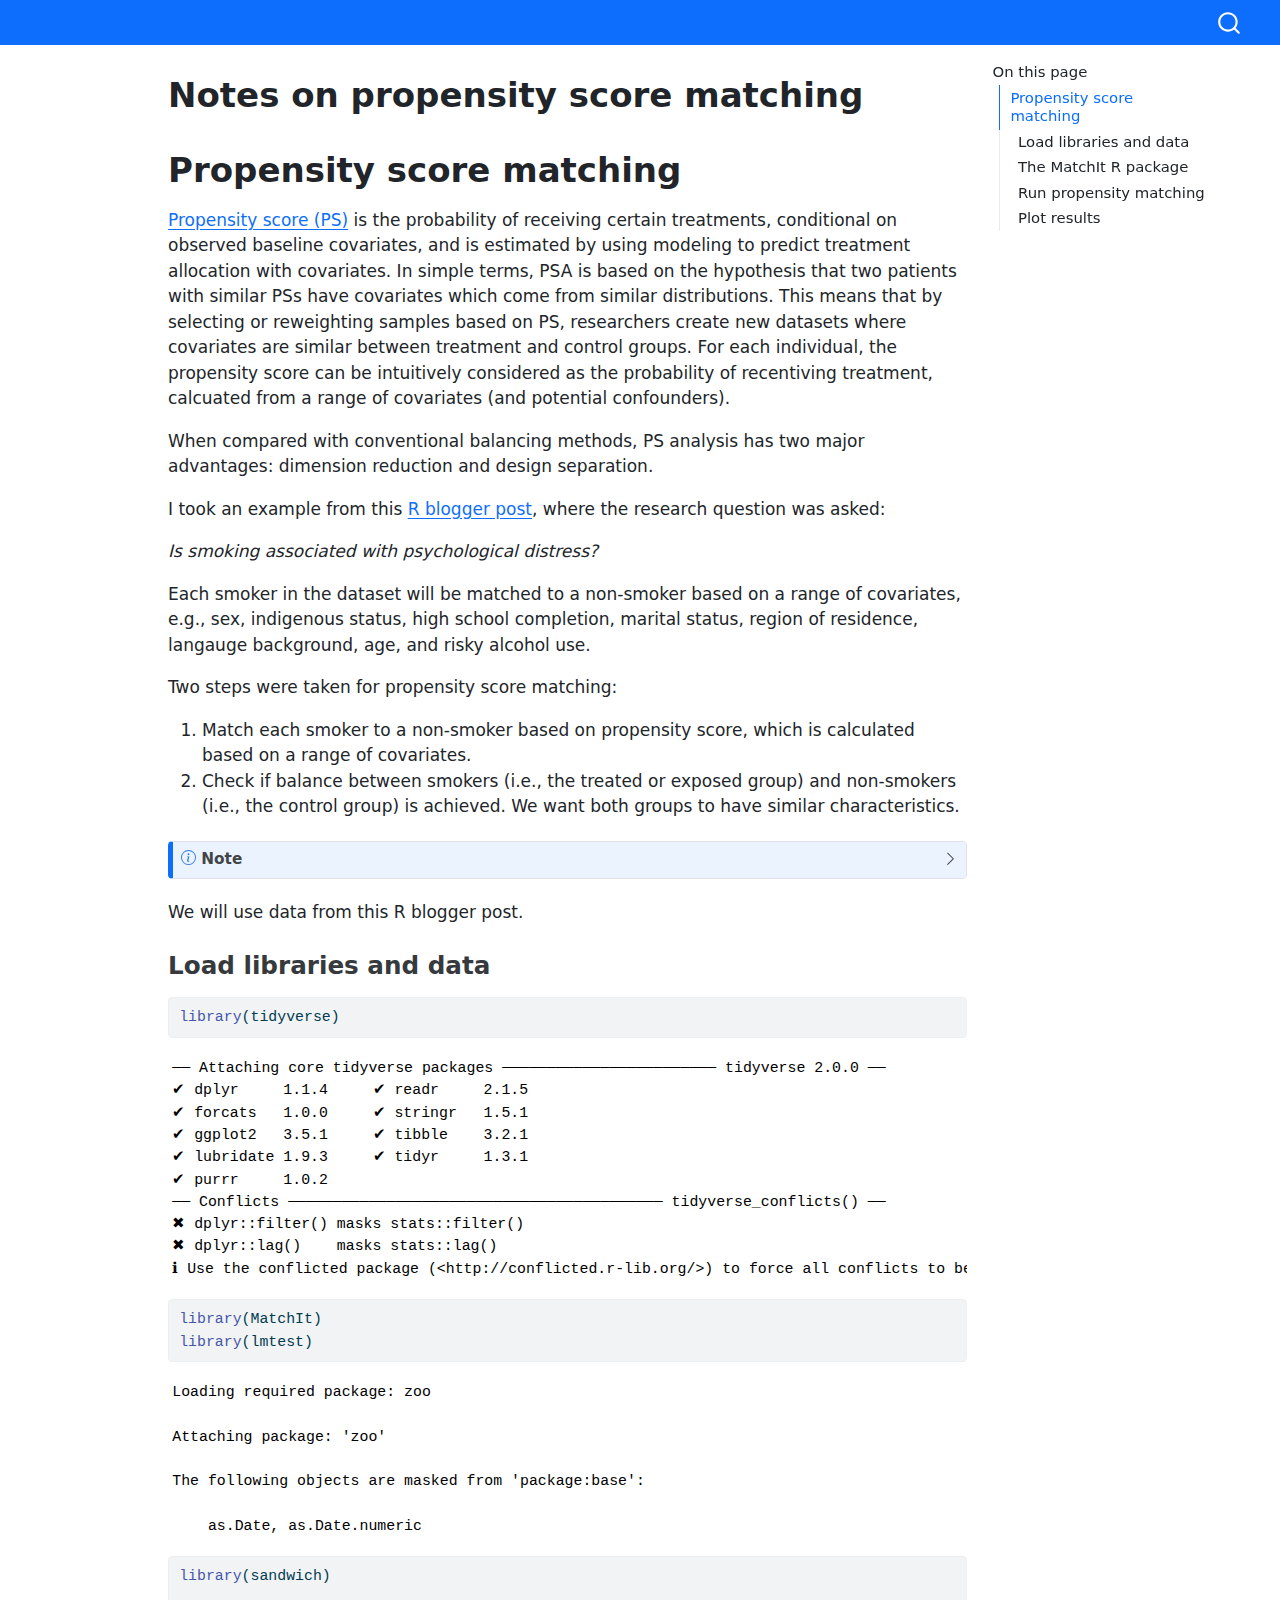
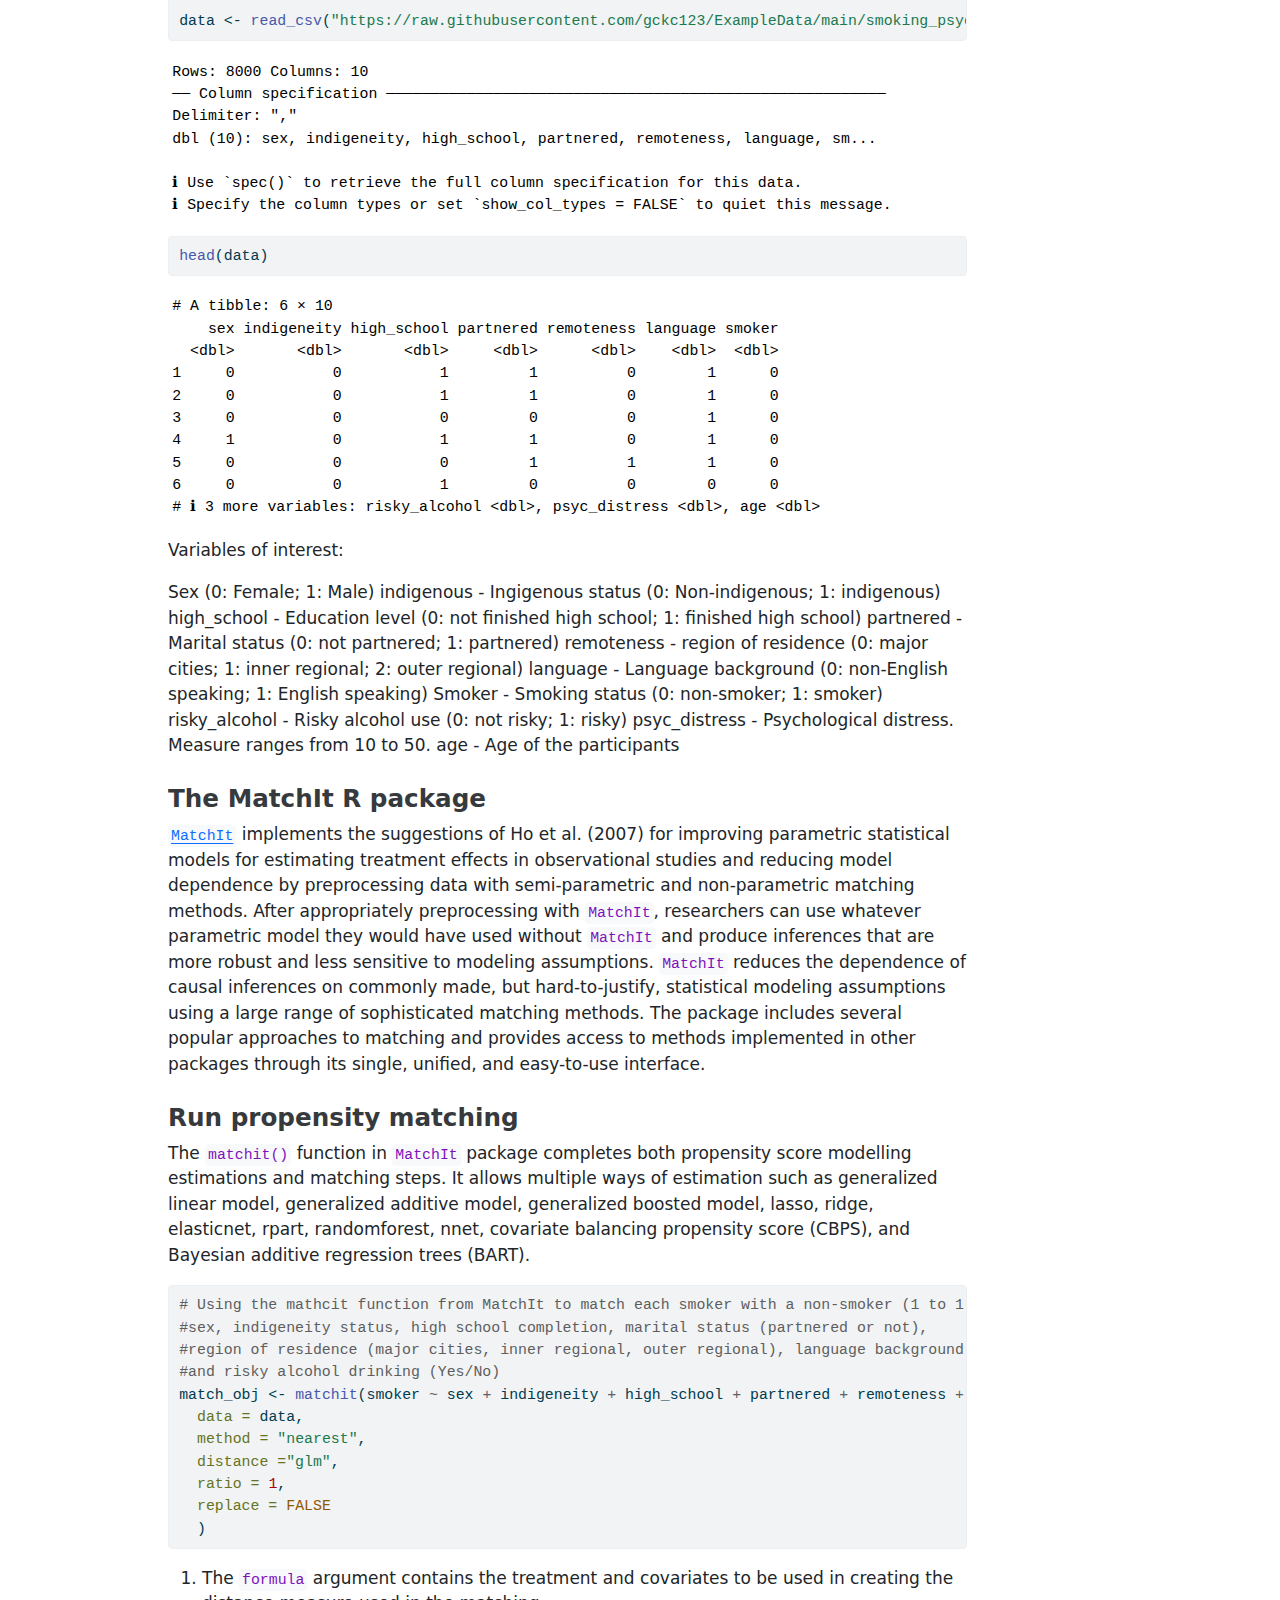
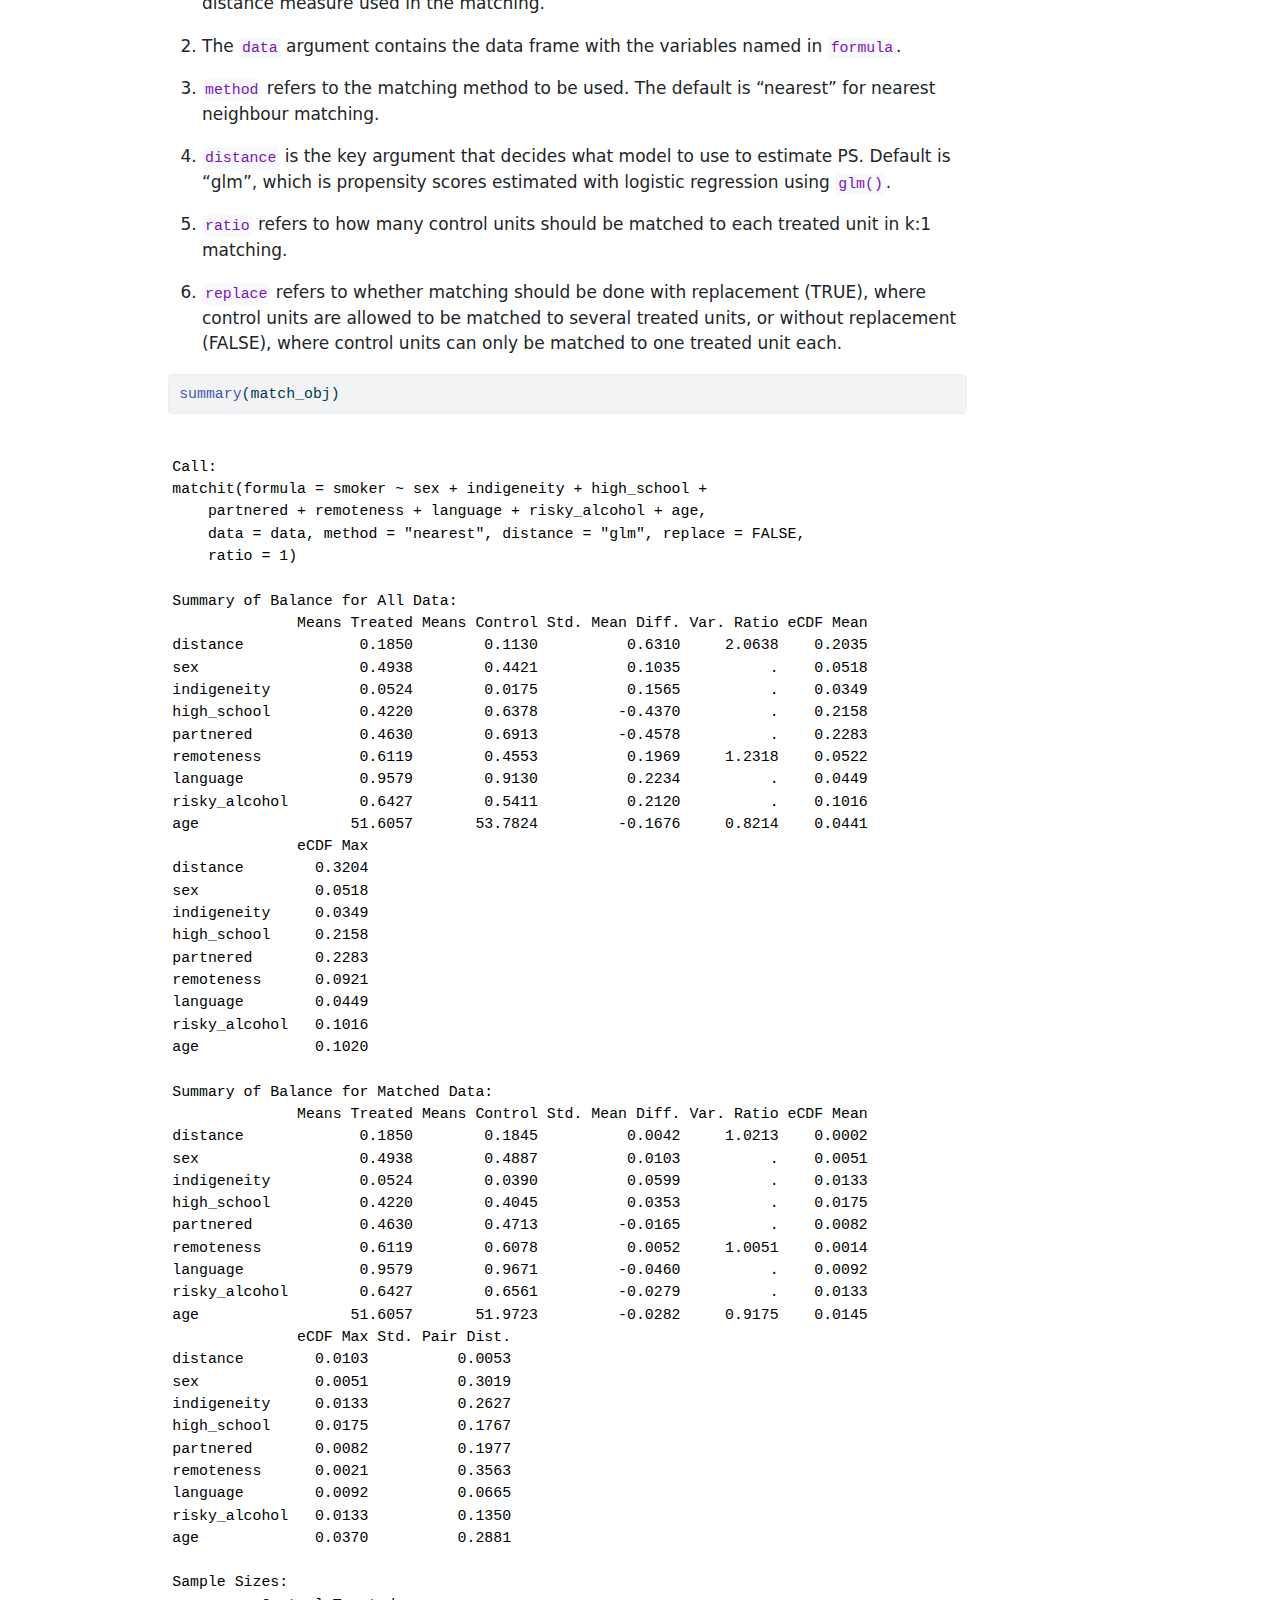
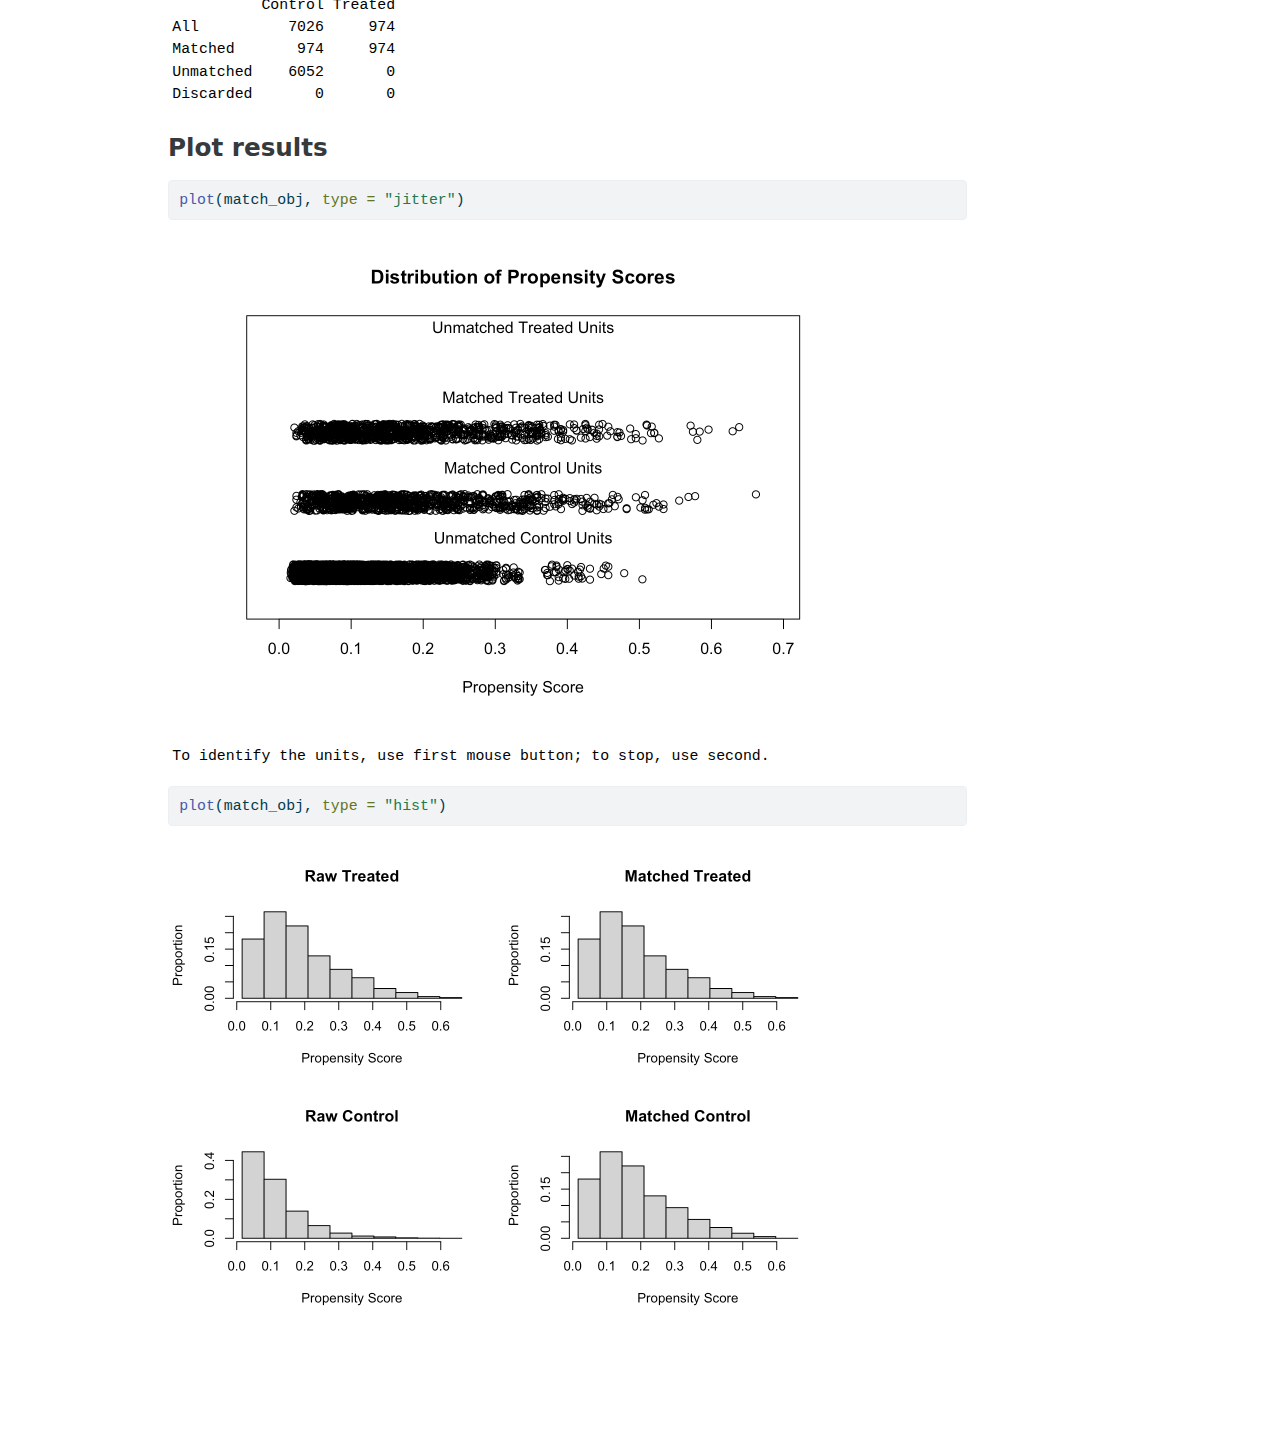
<file: docs/index.html>
<html xmlns="http://www.w3.org/1999/xhtml">    
  <head>      
    <title>Redirect to Notes.html</title>      
    <meta http-equiv="refresh" content="0;URL='Notes.html'" />    
  </head>    
  <body> 
  </body>  
</html>
</file>
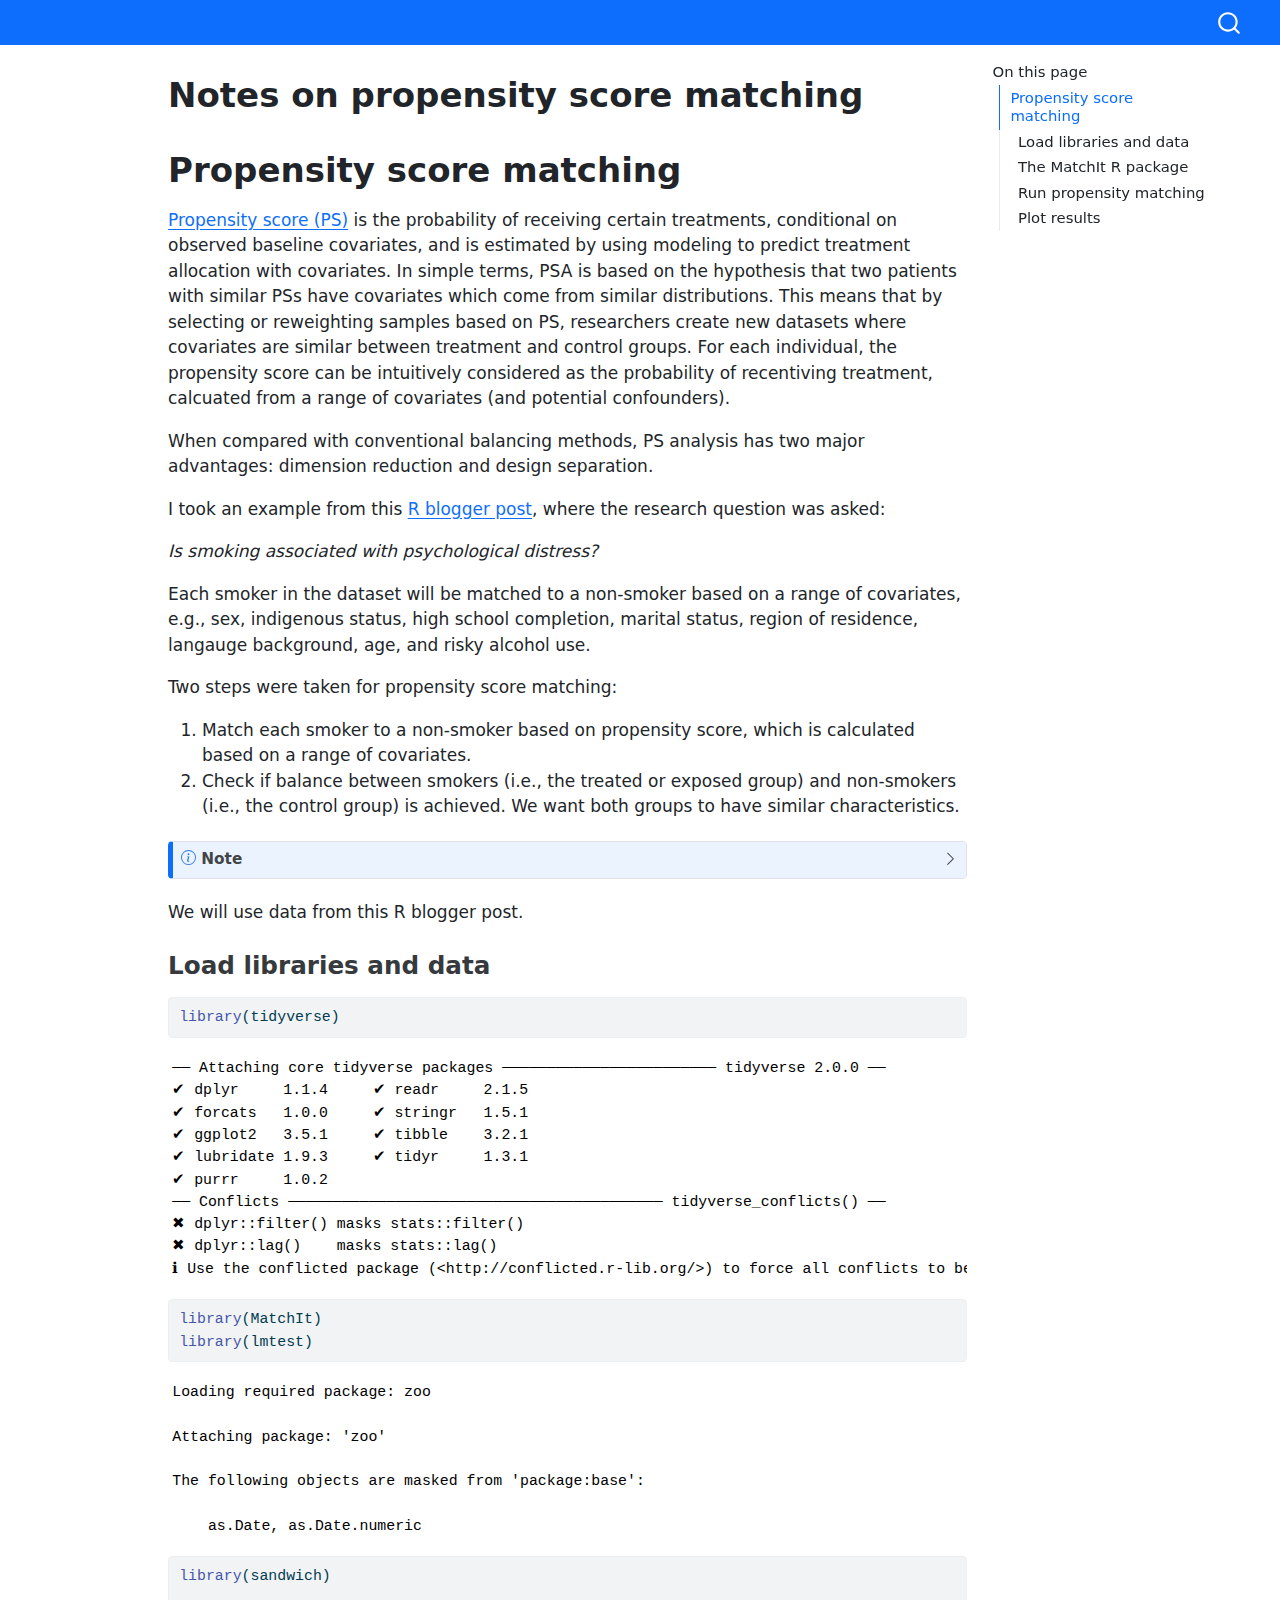
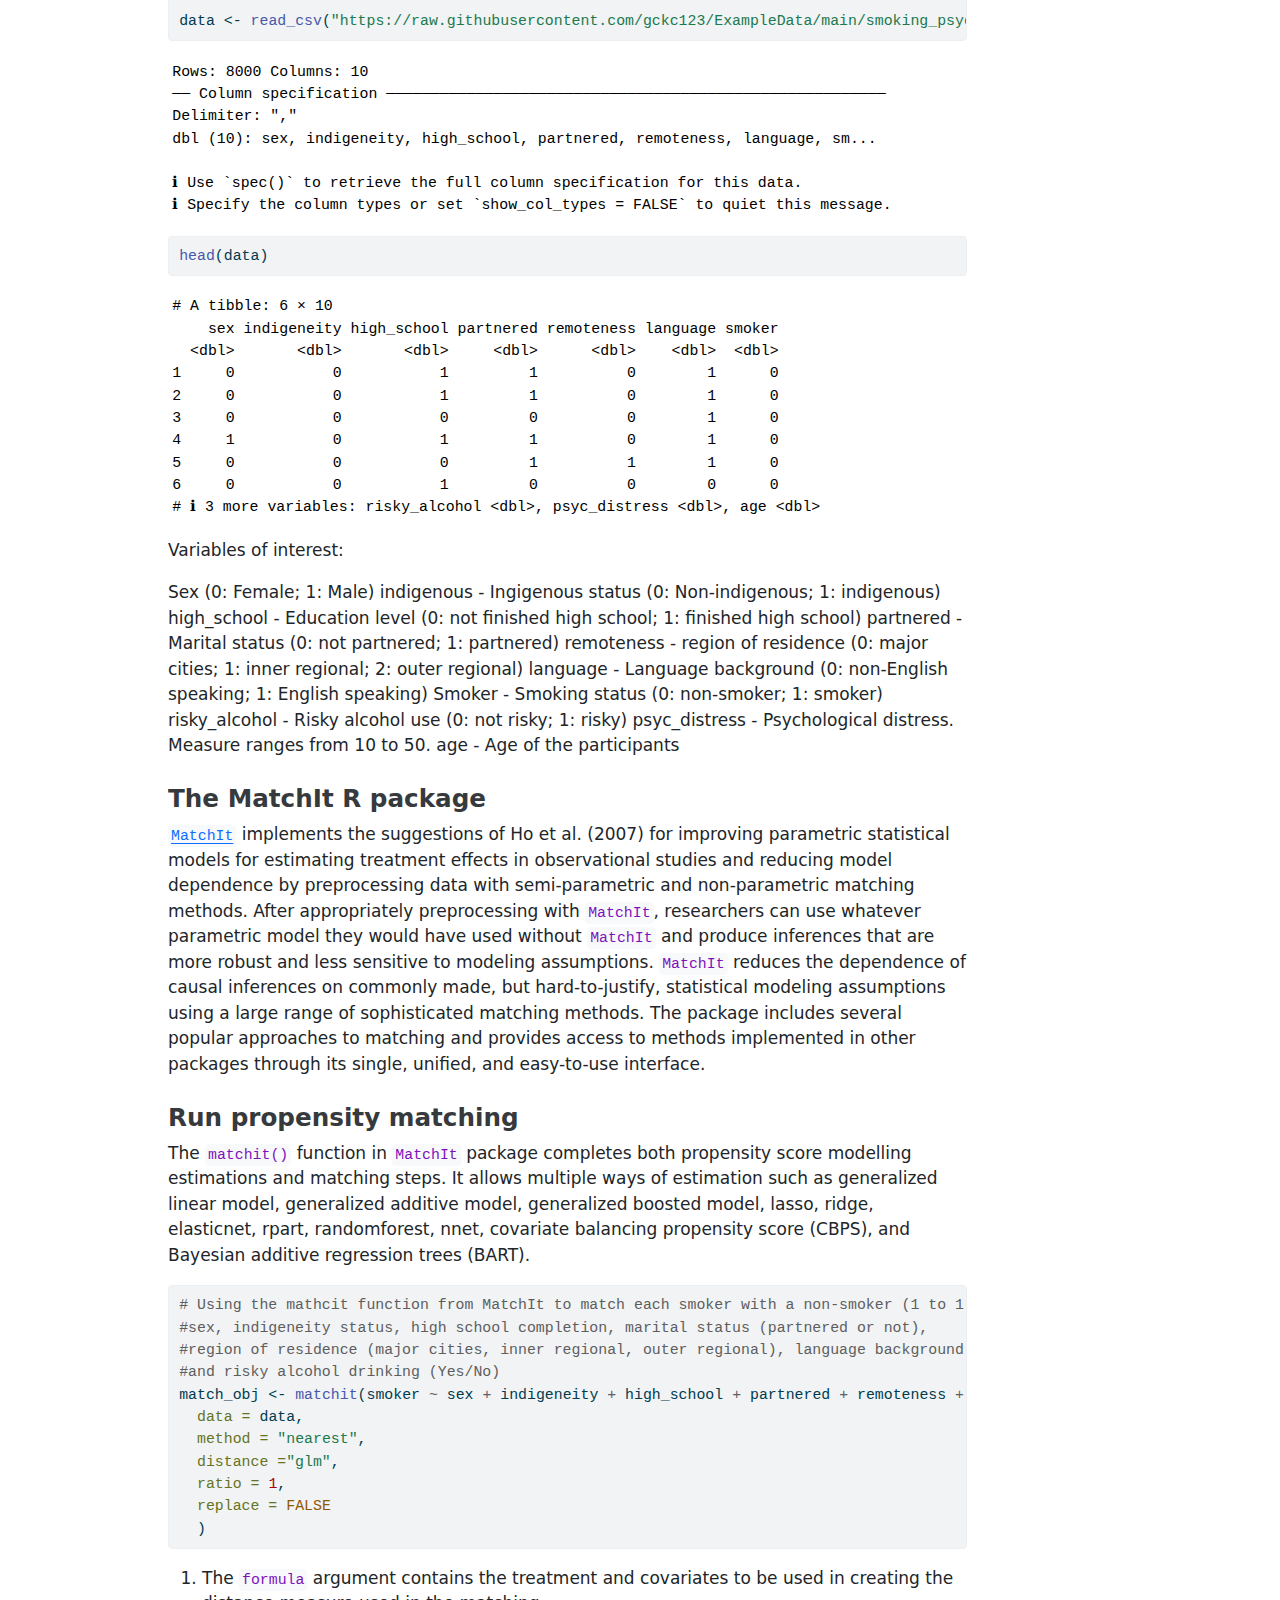
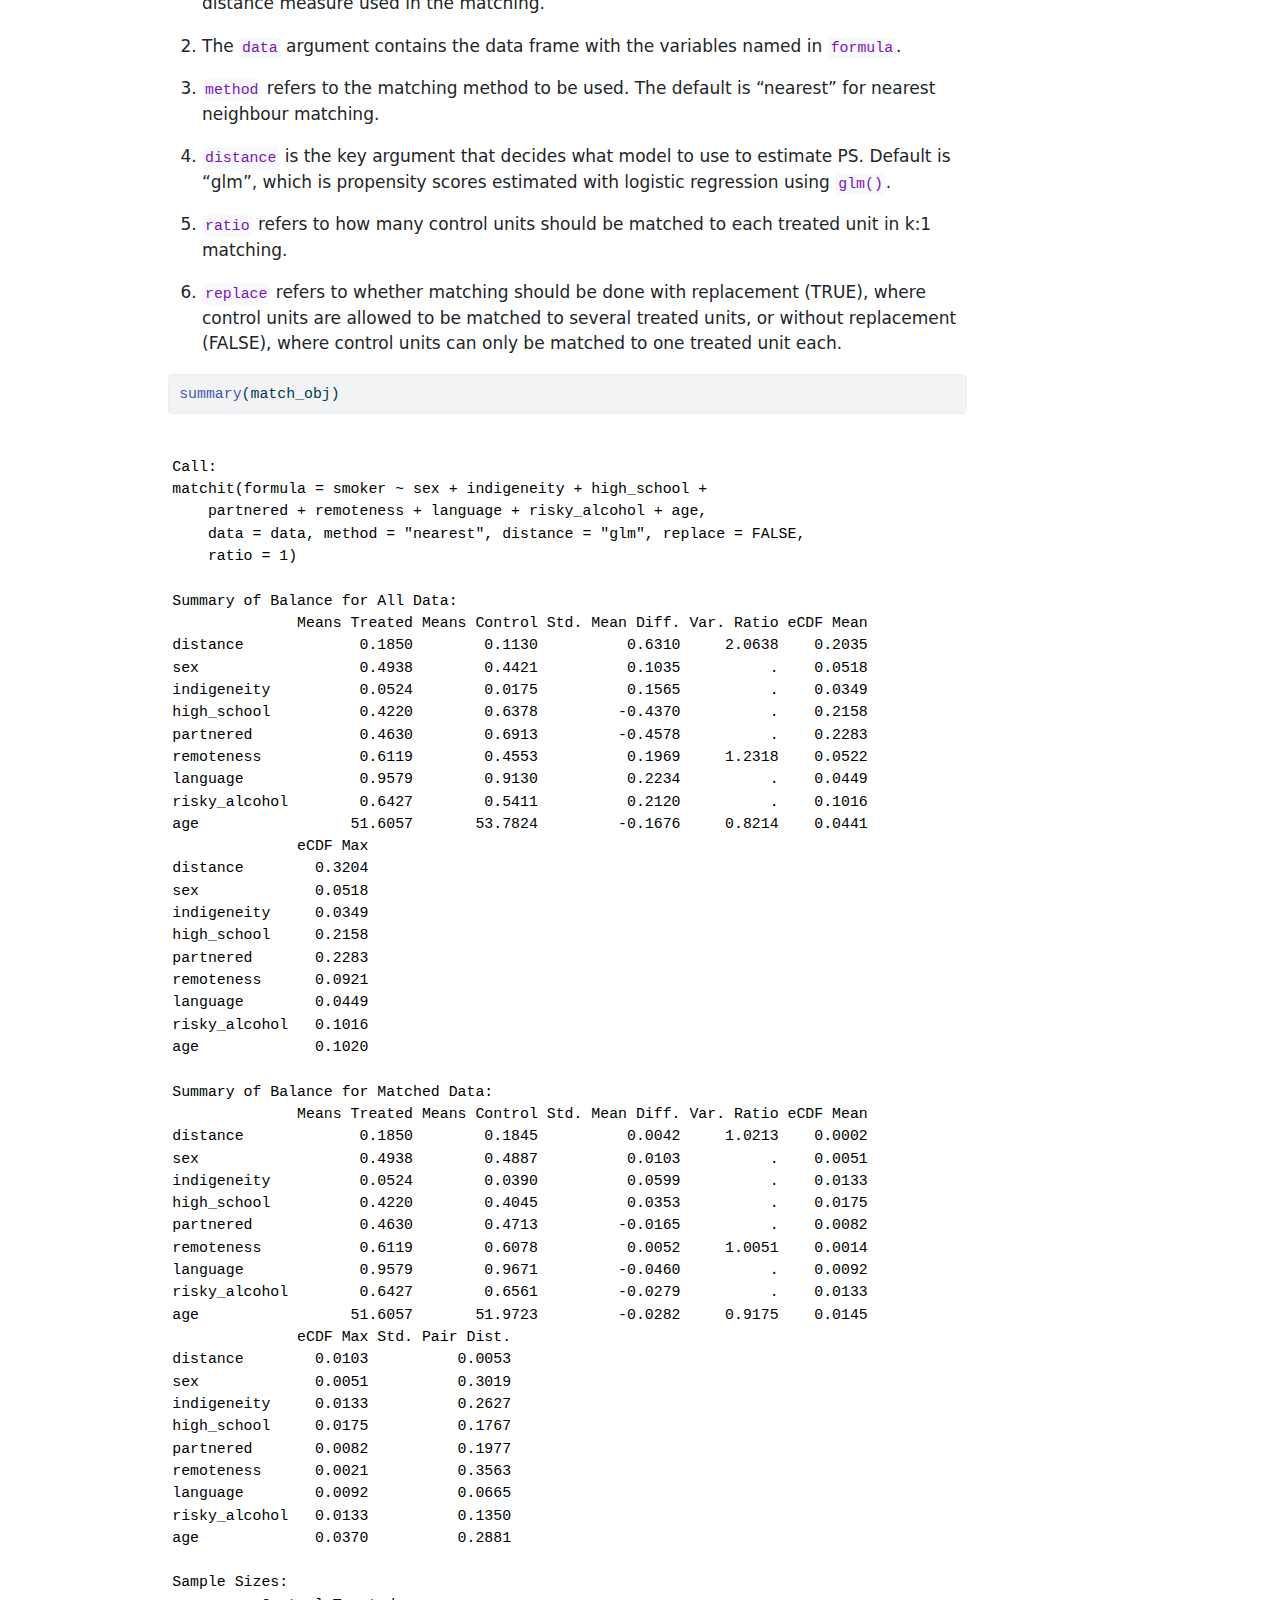
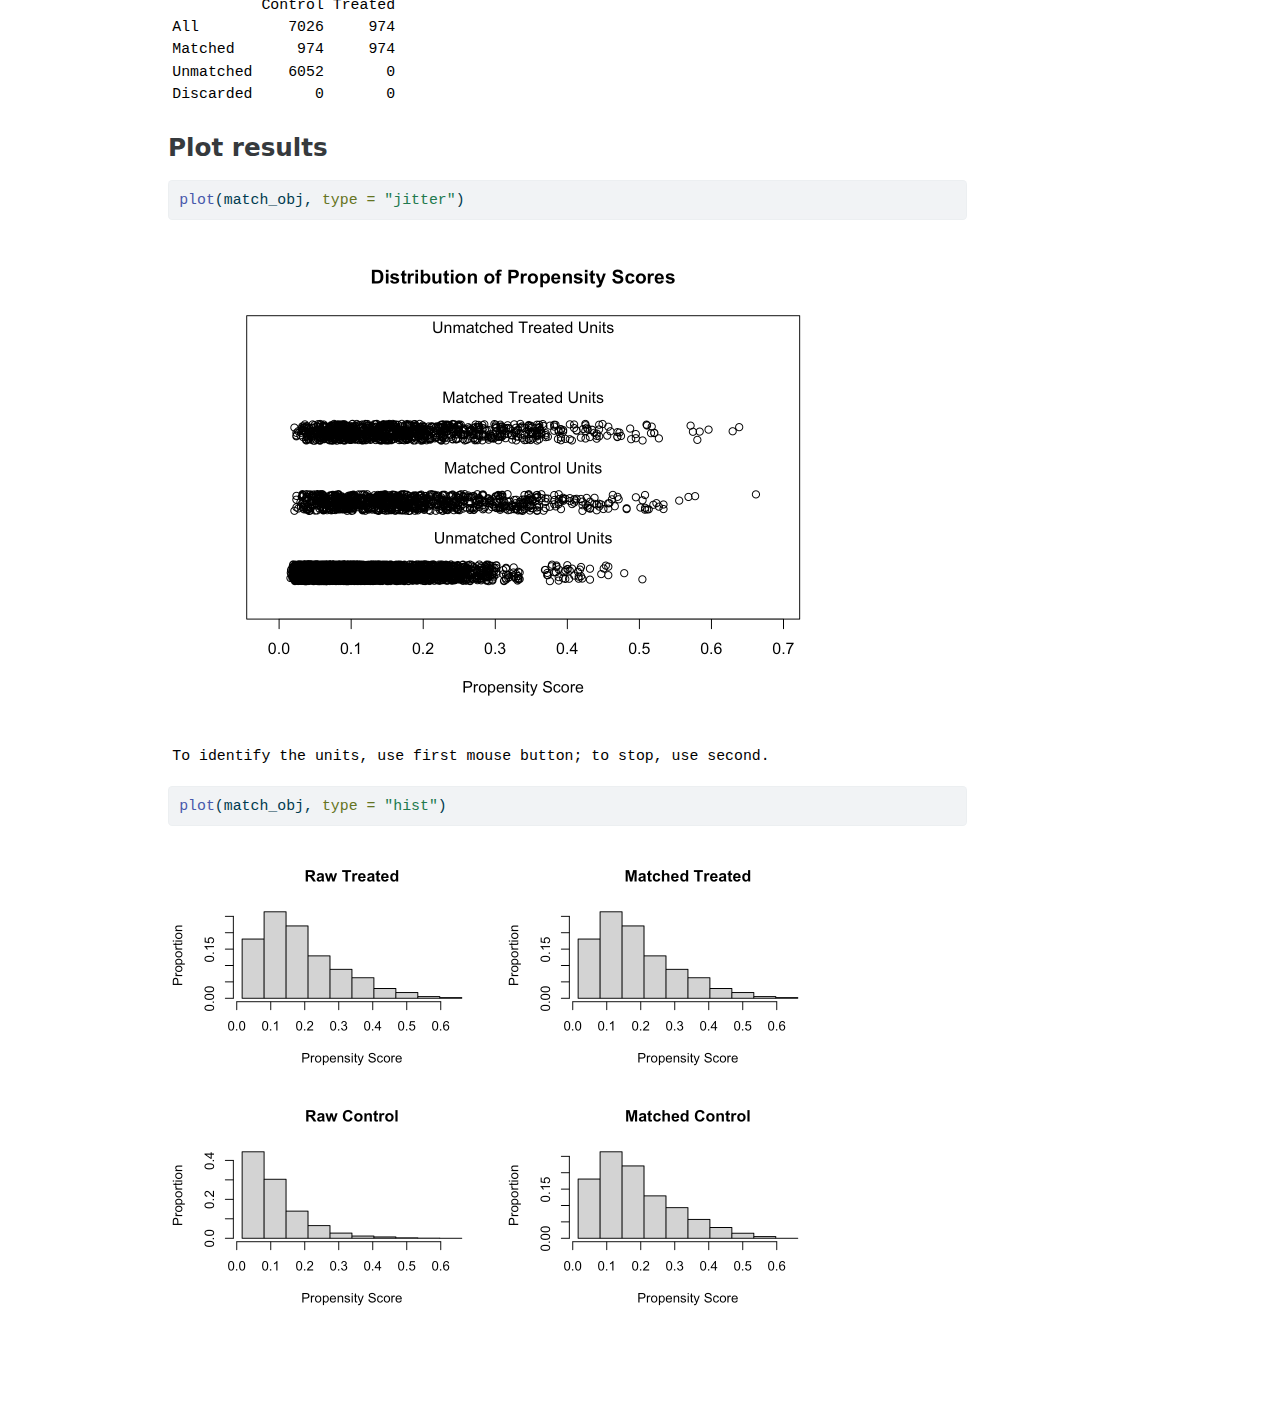
<file: docs/Notes.html>
<!DOCTYPE html>
<html xmlns="http://www.w3.org/1999/xhtml" lang="en" xml:lang="en"><head>

<meta charset="utf-8">
<meta name="generator" content="quarto-1.4.553">

<meta name="viewport" content="width=device-width, initial-scale=1.0, user-scalable=yes">


<title>Notes on propensity score matching</title>
<style>
code{white-space: pre-wrap;}
span.smallcaps{font-variant: small-caps;}
div.columns{display: flex; gap: min(4vw, 1.5em);}
div.column{flex: auto; overflow-x: auto;}
div.hanging-indent{margin-left: 1.5em; text-indent: -1.5em;}
ul.task-list{list-style: none;}
ul.task-list li input[type="checkbox"] {
  width: 0.8em;
  margin: 0 0.8em 0.2em -1em; /* quarto-specific, see https://github.com/quarto-dev/quarto-cli/issues/4556 */ 
  vertical-align: middle;
}
/* CSS for syntax highlighting */
pre > code.sourceCode { white-space: pre; position: relative; }
pre > code.sourceCode > span { line-height: 1.25; }
pre > code.sourceCode > span:empty { height: 1.2em; }
.sourceCode { overflow: visible; }
code.sourceCode > span { color: inherit; text-decoration: inherit; }
div.sourceCode { margin: 1em 0; }
pre.sourceCode { margin: 0; }
@media screen {
div.sourceCode { overflow: auto; }
}
@media print {
pre > code.sourceCode { white-space: pre-wrap; }
pre > code.sourceCode > span { text-indent: -5em; padding-left: 5em; }
}
pre.numberSource code
  { counter-reset: source-line 0; }
pre.numberSource code > span
  { position: relative; left: -4em; counter-increment: source-line; }
pre.numberSource code > span > a:first-child::before
  { content: counter(source-line);
    position: relative; left: -1em; text-align: right; vertical-align: baseline;
    border: none; display: inline-block;
    -webkit-touch-callout: none; -webkit-user-select: none;
    -khtml-user-select: none; -moz-user-select: none;
    -ms-user-select: none; user-select: none;
    padding: 0 4px; width: 4em;
  }
pre.numberSource { margin-left: 3em;  padding-left: 4px; }
div.sourceCode
  {   }
@media screen {
pre > code.sourceCode > span > a:first-child::before { text-decoration: underline; }
}
</style>


<script src="site_libs/quarto-nav/quarto-nav.js"></script>
<script src="site_libs/quarto-nav/headroom.min.js"></script>
<script src="site_libs/clipboard/clipboard.min.js"></script>
<script src="site_libs/quarto-search/autocomplete.umd.js"></script>
<script src="site_libs/quarto-search/fuse.min.js"></script>
<script src="site_libs/quarto-search/quarto-search.js"></script>
<meta name="quarto:offset" content="./">
<script src="site_libs/quarto-html/quarto.js"></script>
<script src="site_libs/quarto-html/popper.min.js"></script>
<script src="site_libs/quarto-html/tippy.umd.min.js"></script>
<script src="site_libs/quarto-html/anchor.min.js"></script>
<link href="site_libs/quarto-html/tippy.css" rel="stylesheet">
<link href="site_libs/quarto-html/quarto-syntax-highlighting.css" rel="stylesheet" id="quarto-text-highlighting-styles">
<script src="site_libs/bootstrap/bootstrap.min.js"></script>
<link href="site_libs/bootstrap/bootstrap-icons.css" rel="stylesheet">
<link href="site_libs/bootstrap/bootstrap.min.css" rel="stylesheet" id="quarto-bootstrap" data-mode="light">
<script id="quarto-search-options" type="application/json">{
  "location": "navbar",
  "copy-button": false,
  "collapse-after": 3,
  "panel-placement": "end",
  "type": "overlay",
  "limit": 50,
  "keyboard-shortcut": [
    "f",
    "/",
    "s"
  ],
  "show-item-context": false,
  "language": {
    "search-no-results-text": "No results",
    "search-matching-documents-text": "matching documents",
    "search-copy-link-title": "Copy link to search",
    "search-hide-matches-text": "Hide additional matches",
    "search-more-match-text": "more match in this document",
    "search-more-matches-text": "more matches in this document",
    "search-clear-button-title": "Clear",
    "search-text-placeholder": "",
    "search-detached-cancel-button-title": "Cancel",
    "search-submit-button-title": "Submit",
    "search-label": "Search"
  }
}</script>


</head>

<body class="nav-fixed">

<div id="quarto-search-results"></div>
  <header id="quarto-header" class="headroom fixed-top">
    <nav class="navbar navbar-expand-lg " data-bs-theme="dark">
      <div class="navbar-container container-fluid">
        <div class="quarto-navbar-tools tools-end">
</div>
          <div id="quarto-search" class="" title="Search"></div>
      </div> <!-- /container-fluid -->
    </nav>
</header>
<!-- content -->
<div id="quarto-content" class="quarto-container page-columns page-rows-contents page-layout-article page-navbar">
<!-- sidebar -->
<!-- margin-sidebar -->
    <div id="quarto-margin-sidebar" class="sidebar margin-sidebar">
        <nav id="TOC" role="doc-toc" class="toc-active">
    <h2 id="toc-title">On this page</h2>
   
  <ul>
  <li><a href="#propensity-score-matching" id="toc-propensity-score-matching" class="nav-link active" data-scroll-target="#propensity-score-matching">Propensity score matching</a>
  <ul class="collapse">
  <li><a href="#load-libraries-and-data" id="toc-load-libraries-and-data" class="nav-link" data-scroll-target="#load-libraries-and-data">Load libraries and data</a></li>
  <li><a href="#the-matchit-r-package" id="toc-the-matchit-r-package" class="nav-link" data-scroll-target="#the-matchit-r-package">The MatchIt R package</a></li>
  <li><a href="#run-propensity-matching" id="toc-run-propensity-matching" class="nav-link" data-scroll-target="#run-propensity-matching">Run propensity matching</a></li>
  <li><a href="#plot-results" id="toc-plot-results" class="nav-link" data-scroll-target="#plot-results">Plot results</a></li>
  </ul></li>
  </ul>
</nav>
    </div>
<!-- main -->
<main class="content" id="quarto-document-content">

<header id="title-block-header" class="quarto-title-block default">
<div class="quarto-title">
<h1 class="title">Notes on propensity score matching</h1>
</div>



<div class="quarto-title-meta">

    
  
    
  </div>
  


</header>


<section id="propensity-score-matching" class="level1">
<h1>Propensity score matching</h1>
<p><a href="https://www.ncbi.nlm.nih.gov/pmc/articles/PMC8246231/">Propensity score (PS)</a> is the probability of receiving certain treatments, conditional on observed baseline covariates, and is estimated by using modeling to predict treatment allocation with covariates. In simple terms, PSA is based on the hypothesis that two patients with similar PSs have covariates which come from similar distributions. This means that by selecting or reweighting samples based on PS, researchers create new datasets where covariates are similar between treatment and control groups. For each individual, the propensity score can be intuitively considered as the probability of recentiving treatment, calcuated from a range of covariates (and potential confounders).</p>
<p>When compared with conventional balancing methods, PS analysis has two major advantages: dimension reduction and design separation.</p>
<p>I took an example from this <a href="https://www.r-bloggers.com/2022/04/propensity-score-matching/">R blogger post</a>, where the research question was asked:</p>
<p><em>Is smoking associated with psychological distress?</em></p>
<p>Each smoker in the dataset will be matched to a non-smoker based on a range of covariates, e.g., sex, indigenous status, high school completion, marital status, region of residence, langauge background, age, and risky alcohol use.</p>
<p>Two steps were taken for propensity score matching:</p>
<ol type="1">
<li>Match each smoker to a non-smoker based on propensity score, which is calculated based on a range of covariates.</li>
<li>Check if balance between smokers (i.e., the treated or exposed group) and non-smokers (i.e., the control group) is achieved. We want both groups to have similar characteristics.</li>
</ol>
<div class="callout callout-style-default callout-note callout-titled">
<div class="callout-header d-flex align-content-center" data-bs-toggle="collapse" data-bs-target=".callout-1-contents" aria-controls="callout-1" aria-expanded="false" aria-label="Toggle callout">
<div class="callout-icon-container">
<i class="callout-icon"></i>
</div>
<div class="callout-title-container flex-fill">
Note
</div>
<div class="callout-btn-toggle d-inline-block border-0 py-1 ps-1 pe-0 float-end"><i class="callout-toggle"></i></div>
</div>
<div id="callout-1" class="callout-1-contents callout-collapse collapse">
<div class="callout-body-container callout-body">
<p>There are <a href="https://www.ncbi.nlm.nih.gov/pmc/articles/PMC8246231/">six steps</a> in a complete analysis using propensity score matching:</p>
<ol type="1">
<li><p>Preprocess data sets, identify outliers, and interpolate missing values.</p></li>
<li><p>A model is specified, such as logistic regression, and trained on the dataset to predict whether a patient will be treated. For every patient, the trained model generates a probability of receiving treatment; i.e., his or her PS.</p></li>
<li><p>Matching based on PS, where different matching methods are tried, such as nearest neighbor, or optimal or genetic matching.</p></li>
<li><p>The balance of covariates between treatment and control groups is checked by calculating balance statistics and generating plots. A poor balance indicates that the model estimating PS needs to be respecified.</p></li>
<li><p>The treatment effects are estimated using matched data.</p></li>
<li><p>Sensitivity analyses are performed to check the robustness of study results for hidden bias</p></li>
</ol>
</div>
</div>
</div>
<p>We will use data from this R blogger post.</p>
<section id="load-libraries-and-data" class="level3">
<h3 class="anchored" data-anchor-id="load-libraries-and-data">Load libraries and data</h3>
<div class="cell">
<div class="sourceCode cell-code" id="cb1"><pre class="sourceCode r code-with-copy"><code class="sourceCode r"><span id="cb1-1"><a href="#cb1-1" aria-hidden="true" tabindex="-1"></a><span class="fu">library</span>(tidyverse)</span></code><button title="Copy to Clipboard" class="code-copy-button"><i class="bi"></i></button></pre></div>
<div class="cell-output cell-output-stderr">
<pre><code>── Attaching core tidyverse packages ──────────────────────── tidyverse 2.0.0 ──
✔ dplyr     1.1.4     ✔ readr     2.1.5
✔ forcats   1.0.0     ✔ stringr   1.5.1
✔ ggplot2   3.5.1     ✔ tibble    3.2.1
✔ lubridate 1.9.3     ✔ tidyr     1.3.1
✔ purrr     1.0.2     
── Conflicts ────────────────────────────────────────── tidyverse_conflicts() ──
✖ dplyr::filter() masks stats::filter()
✖ dplyr::lag()    masks stats::lag()
ℹ Use the conflicted package (&lt;http://conflicted.r-lib.org/&gt;) to force all conflicts to become errors</code></pre>
</div>
<div class="sourceCode cell-code" id="cb3"><pre class="sourceCode r code-with-copy"><code class="sourceCode r"><span id="cb3-1"><a href="#cb3-1" aria-hidden="true" tabindex="-1"></a><span class="fu">library</span>(MatchIt)</span>
<span id="cb3-2"><a href="#cb3-2" aria-hidden="true" tabindex="-1"></a><span class="fu">library</span>(lmtest)</span></code><button title="Copy to Clipboard" class="code-copy-button"><i class="bi"></i></button></pre></div>
<div class="cell-output cell-output-stderr">
<pre><code>Loading required package: zoo

Attaching package: 'zoo'

The following objects are masked from 'package:base':

    as.Date, as.Date.numeric</code></pre>
</div>
<div class="sourceCode cell-code" id="cb5"><pre class="sourceCode r code-with-copy"><code class="sourceCode r"><span id="cb5-1"><a href="#cb5-1" aria-hidden="true" tabindex="-1"></a><span class="fu">library</span>(sandwich)</span>
<span id="cb5-2"><a href="#cb5-2" aria-hidden="true" tabindex="-1"></a></span>
<span id="cb5-3"><a href="#cb5-3" aria-hidden="true" tabindex="-1"></a>data <span class="ot">&lt;-</span> <span class="fu">read_csv</span>(<span class="st">"https://raw.githubusercontent.com/gckc123/ExampleData/main/smoking_psyc_distress.csv"</span>)</span></code><button title="Copy to Clipboard" class="code-copy-button"><i class="bi"></i></button></pre></div>
<div class="cell-output cell-output-stderr">
<pre><code>Rows: 8000 Columns: 10
── Column specification ────────────────────────────────────────────────────────
Delimiter: ","
dbl (10): sex, indigeneity, high_school, partnered, remoteness, language, sm...

ℹ Use `spec()` to retrieve the full column specification for this data.
ℹ Specify the column types or set `show_col_types = FALSE` to quiet this message.</code></pre>
</div>
<div class="sourceCode cell-code" id="cb7"><pre class="sourceCode r code-with-copy"><code class="sourceCode r"><span id="cb7-1"><a href="#cb7-1" aria-hidden="true" tabindex="-1"></a><span class="fu">head</span>(data)</span></code><button title="Copy to Clipboard" class="code-copy-button"><i class="bi"></i></button></pre></div>
<div class="cell-output cell-output-stdout">
<pre><code># A tibble: 6 × 10
    sex indigeneity high_school partnered remoteness language smoker
  &lt;dbl&gt;       &lt;dbl&gt;       &lt;dbl&gt;     &lt;dbl&gt;      &lt;dbl&gt;    &lt;dbl&gt;  &lt;dbl&gt;
1     0           0           1         1          0        1      0
2     0           0           1         1          0        1      0
3     0           0           0         0          0        1      0
4     1           0           1         1          0        1      0
5     0           0           0         1          1        1      0
6     0           0           1         0          0        0      0
# ℹ 3 more variables: risky_alcohol &lt;dbl&gt;, psyc_distress &lt;dbl&gt;, age &lt;dbl&gt;</code></pre>
</div>
</div>
<p>Variables of interest:</p>
<p>Sex (0: Female; 1: Male) indigenous - Ingigenous status (0: Non-indigenous; 1: indigenous) high_school - Education level (0: not finished high school; 1: finished high school) partnered - Marital status (0: not partnered; 1: partnered) remoteness - region of residence (0: major cities; 1: inner regional; 2: outer regional) language - Language background (0: non-English speaking; 1: English speaking) Smoker - Smoking status (0: non-smoker; 1: smoker) risky_alcohol - Risky alcohol use (0: not risky; 1: risky) psyc_distress - Psychological distress. Measure ranges from 10 to 50. age - Age of the participants</p>
</section>
<section id="the-matchit-r-package" class="level3">
<h3 class="anchored" data-anchor-id="the-matchit-r-package">The MatchIt R package</h3>
<p><a href="https://cran.r-project.org/web/packages/MatchIt/vignettes/MatchIt.html"><code>MatchIt</code></a> implements the suggestions of Ho et al.&nbsp;(2007) for improving parametric statistical models for estimating treatment effects in observational studies and reducing model dependence by preprocessing data with semi-parametric and non-parametric matching methods. After appropriately preprocessing with <code>MatchIt</code>, researchers can use whatever parametric model they would have used without <code>MatchIt</code> and produce inferences that are more robust and less sensitive to modeling assumptions. <code>MatchIt</code> reduces the dependence of causal inferences on commonly made, but hard-to-justify, statistical modeling assumptions using a large range of sophisticated matching methods. The package includes several popular approaches to matching and provides access to methods implemented in other packages through its single, unified, and easy-to-use interface.</p>
</section>
<section id="run-propensity-matching" class="level3">
<h3 class="anchored" data-anchor-id="run-propensity-matching">Run propensity matching</h3>
<p>The <code>matchit()</code> function in <code>MatchIt</code> package completes both propensity score modelling estimations and matching steps. It allows multiple ways of estimation such as generalized linear model, generalized additive model, generalized boosted model, lasso, ridge, elasticnet, rpart, randomforest, nnet, covariate balancing propensity score (CBPS), and Bayesian additive regression trees (BART).</p>
<div class="cell">
<div class="sourceCode cell-code" id="cb9"><pre class="sourceCode r code-with-copy"><code class="sourceCode r"><span id="cb9-1"><a href="#cb9-1" aria-hidden="true" tabindex="-1"></a><span class="co"># Using the mathcit function from MatchIt to match each smoker with a non-smoker (1 to 1 matching) based on</span></span>
<span id="cb9-2"><a href="#cb9-2" aria-hidden="true" tabindex="-1"></a><span class="co">#sex, indigeneity status, high school completion, marital status (partnered or not),</span></span>
<span id="cb9-3"><a href="#cb9-3" aria-hidden="true" tabindex="-1"></a><span class="co">#region of residence (major cities, inner regional, outer regional), language background (English speaking Yes/No) </span></span>
<span id="cb9-4"><a href="#cb9-4" aria-hidden="true" tabindex="-1"></a><span class="co">#and risky alcohol drinking (Yes/No)</span></span>
<span id="cb9-5"><a href="#cb9-5" aria-hidden="true" tabindex="-1"></a>match_obj <span class="ot">&lt;-</span> <span class="fu">matchit</span>(smoker <span class="sc">~</span> sex <span class="sc">+</span> indigeneity <span class="sc">+</span> high_school <span class="sc">+</span> partnered <span class="sc">+</span> remoteness <span class="sc">+</span> language <span class="sc">+</span> risky_alcohol <span class="sc">+</span> age,</span>
<span id="cb9-6"><a href="#cb9-6" aria-hidden="true" tabindex="-1"></a>  <span class="at">data =</span> data, </span>
<span id="cb9-7"><a href="#cb9-7" aria-hidden="true" tabindex="-1"></a>  <span class="at">method =</span> <span class="st">"nearest"</span>, </span>
<span id="cb9-8"><a href="#cb9-8" aria-hidden="true" tabindex="-1"></a>  <span class="at">distance =</span><span class="st">"glm"</span>,</span>
<span id="cb9-9"><a href="#cb9-9" aria-hidden="true" tabindex="-1"></a>  <span class="at">ratio =</span> <span class="dv">1</span>,</span>
<span id="cb9-10"><a href="#cb9-10" aria-hidden="true" tabindex="-1"></a>  <span class="at">replace =</span> <span class="cn">FALSE</span></span>
<span id="cb9-11"><a href="#cb9-11" aria-hidden="true" tabindex="-1"></a>  )</span></code><button title="Copy to Clipboard" class="code-copy-button"><i class="bi"></i></button></pre></div>
</div>
<ol type="1">
<li><p>The <code>formula</code> argument contains the treatment and covariates to be used in creating the distance measure used in the matching.</p></li>
<li><p>The <code>data</code> argument contains the data frame with the variables named in <code>formula</code>.</p></li>
<li><p><code>method</code> refers to the matching method to be used. The default is “nearest” for nearest neighbour matching.</p></li>
<li><p><code>distance</code> is the key argument that decides what model to use to estimate PS. Default is “glm”, which is propensity scores estimated with logistic regression using <code>glm()</code>.</p></li>
<li><p><code>ratio</code> refers to how many control units should be matched to each treated unit in k:1 matching.</p></li>
<li><p><code>replace</code> refers to whether matching should be done with replacement (TRUE), where control units are allowed to be matched to several treated units, or without replacement (FALSE), where control units can only be matched to one treated unit each.</p></li>
</ol>
<div class="cell">
<div class="sourceCode cell-code" id="cb10"><pre class="sourceCode r code-with-copy"><code class="sourceCode r"><span id="cb10-1"><a href="#cb10-1" aria-hidden="true" tabindex="-1"></a><span class="fu">summary</span>(match_obj)</span></code><button title="Copy to Clipboard" class="code-copy-button"><i class="bi"></i></button></pre></div>
<div class="cell-output cell-output-stdout">
<pre><code>
Call:
matchit(formula = smoker ~ sex + indigeneity + high_school + 
    partnered + remoteness + language + risky_alcohol + age, 
    data = data, method = "nearest", distance = "glm", replace = FALSE, 
    ratio = 1)

Summary of Balance for All Data:
              Means Treated Means Control Std. Mean Diff. Var. Ratio eCDF Mean
distance             0.1850        0.1130          0.6310     2.0638    0.2035
sex                  0.4938        0.4421          0.1035          .    0.0518
indigeneity          0.0524        0.0175          0.1565          .    0.0349
high_school          0.4220        0.6378         -0.4370          .    0.2158
partnered            0.4630        0.6913         -0.4578          .    0.2283
remoteness           0.6119        0.4553          0.1969     1.2318    0.0522
language             0.9579        0.9130          0.2234          .    0.0449
risky_alcohol        0.6427        0.5411          0.2120          .    0.1016
age                 51.6057       53.7824         -0.1676     0.8214    0.0441
              eCDF Max
distance        0.3204
sex             0.0518
indigeneity     0.0349
high_school     0.2158
partnered       0.2283
remoteness      0.0921
language        0.0449
risky_alcohol   0.1016
age             0.1020

Summary of Balance for Matched Data:
              Means Treated Means Control Std. Mean Diff. Var. Ratio eCDF Mean
distance             0.1850        0.1845          0.0042     1.0213    0.0002
sex                  0.4938        0.4887          0.0103          .    0.0051
indigeneity          0.0524        0.0390          0.0599          .    0.0133
high_school          0.4220        0.4045          0.0353          .    0.0175
partnered            0.4630        0.4713         -0.0165          .    0.0082
remoteness           0.6119        0.6078          0.0052     1.0051    0.0014
language             0.9579        0.9671         -0.0460          .    0.0092
risky_alcohol        0.6427        0.6561         -0.0279          .    0.0133
age                 51.6057       51.9723         -0.0282     0.9175    0.0145
              eCDF Max Std. Pair Dist.
distance        0.0103          0.0053
sex             0.0051          0.3019
indigeneity     0.0133          0.2627
high_school     0.0175          0.1767
partnered       0.0082          0.1977
remoteness      0.0021          0.3563
language        0.0092          0.0665
risky_alcohol   0.0133          0.1350
age             0.0370          0.2881

Sample Sizes:
          Control Treated
All          7026     974
Matched       974     974
Unmatched    6052       0
Discarded       0       0</code></pre>
</div>
</div>
</section>
<section id="plot-results" class="level3">
<h3 class="anchored" data-anchor-id="plot-results">Plot results</h3>
<div class="cell">
<div class="sourceCode cell-code" id="cb12"><pre class="sourceCode r code-with-copy"><code class="sourceCode r"><span id="cb12-1"><a href="#cb12-1" aria-hidden="true" tabindex="-1"></a><span class="fu">plot</span>(match_obj, <span class="at">type =</span> <span class="st">"jitter"</span>)</span></code><button title="Copy to Clipboard" class="code-copy-button"><i class="bi"></i></button></pre></div>
<div class="cell-output-display">
<div>
<figure class="figure">
<p><img src="Notes_files/figure-html/plot-1.png" class="img-fluid figure-img" width="672"></p>
</figure>
</div>
</div>
<div class="cell-output cell-output-stdout">
<pre><code>To identify the units, use first mouse button; to stop, use second.</code></pre>
</div>
<div class="sourceCode cell-code" id="cb14"><pre class="sourceCode r code-with-copy"><code class="sourceCode r"><span id="cb14-1"><a href="#cb14-1" aria-hidden="true" tabindex="-1"></a><span class="fu">plot</span>(match_obj, <span class="at">type =</span> <span class="st">"hist"</span>)</span></code><button title="Copy to Clipboard" class="code-copy-button"><i class="bi"></i></button></pre></div>
<div class="cell-output-display">
<div>
<figure class="figure">
<p><img src="Notes_files/figure-html/plot-2.png" class="img-fluid figure-img" width="672"></p>
</figure>
</div>
</div>
</div>


</section>
</section>

</main> <!-- /main -->
<script id="quarto-html-after-body" type="application/javascript">
window.document.addEventListener("DOMContentLoaded", function (event) {
  const toggleBodyColorMode = (bsSheetEl) => {
    const mode = bsSheetEl.getAttribute("data-mode");
    const bodyEl = window.document.querySelector("body");
    if (mode === "dark") {
      bodyEl.classList.add("quarto-dark");
      bodyEl.classList.remove("quarto-light");
    } else {
      bodyEl.classList.add("quarto-light");
      bodyEl.classList.remove("quarto-dark");
    }
  }
  const toggleBodyColorPrimary = () => {
    const bsSheetEl = window.document.querySelector("link#quarto-bootstrap");
    if (bsSheetEl) {
      toggleBodyColorMode(bsSheetEl);
    }
  }
  toggleBodyColorPrimary();  
  const icon = "";
  const anchorJS = new window.AnchorJS();
  anchorJS.options = {
    placement: 'right',
    icon: icon
  };
  anchorJS.add('.anchored');
  const isCodeAnnotation = (el) => {
    for (const clz of el.classList) {
      if (clz.startsWith('code-annotation-')) {                     
        return true;
      }
    }
    return false;
  }
  const clipboard = new window.ClipboardJS('.code-copy-button', {
    text: function(trigger) {
      const codeEl = trigger.previousElementSibling.cloneNode(true);
      for (const childEl of codeEl.children) {
        if (isCodeAnnotation(childEl)) {
          childEl.remove();
        }
      }
      return codeEl.innerText;
    }
  });
  clipboard.on('success', function(e) {
    // button target
    const button = e.trigger;
    // don't keep focus
    button.blur();
    // flash "checked"
    button.classList.add('code-copy-button-checked');
    var currentTitle = button.getAttribute("title");
    button.setAttribute("title", "Copied!");
    let tooltip;
    if (window.bootstrap) {
      button.setAttribute("data-bs-toggle", "tooltip");
      button.setAttribute("data-bs-placement", "left");
      button.setAttribute("data-bs-title", "Copied!");
      tooltip = new bootstrap.Tooltip(button, 
        { trigger: "manual", 
          customClass: "code-copy-button-tooltip",
          offset: [0, -8]});
      tooltip.show();    
    }
    setTimeout(function() {
      if (tooltip) {
        tooltip.hide();
        button.removeAttribute("data-bs-title");
        button.removeAttribute("data-bs-toggle");
        button.removeAttribute("data-bs-placement");
      }
      button.setAttribute("title", currentTitle);
      button.classList.remove('code-copy-button-checked');
    }, 1000);
    // clear code selection
    e.clearSelection();
  });
    var localhostRegex = new RegExp(/^(?:http|https):\/\/localhost\:?[0-9]*\//);
    var mailtoRegex = new RegExp(/^mailto:/);
      var filterRegex = new RegExp('/' + window.location.host + '/');
    var isInternal = (href) => {
        return filterRegex.test(href) || localhostRegex.test(href) || mailtoRegex.test(href);
    }
    // Inspect non-navigation links and adorn them if external
 	var links = window.document.querySelectorAll('a[href]:not(.nav-link):not(.navbar-brand):not(.toc-action):not(.sidebar-link):not(.sidebar-item-toggle):not(.pagination-link):not(.no-external):not([aria-hidden]):not(.dropdown-item):not(.quarto-navigation-tool)');
    for (var i=0; i<links.length; i++) {
      const link = links[i];
      if (!isInternal(link.href)) {
        // undo the damage that might have been done by quarto-nav.js in the case of
        // links that we want to consider external
        if (link.dataset.originalHref !== undefined) {
          link.href = link.dataset.originalHref;
        }
      }
    }
  function tippyHover(el, contentFn, onTriggerFn, onUntriggerFn) {
    const config = {
      allowHTML: true,
      maxWidth: 500,
      delay: 100,
      arrow: false,
      appendTo: function(el) {
          return el.parentElement;
      },
      interactive: true,
      interactiveBorder: 10,
      theme: 'quarto',
      placement: 'bottom-start',
    };
    if (contentFn) {
      config.content = contentFn;
    }
    if (onTriggerFn) {
      config.onTrigger = onTriggerFn;
    }
    if (onUntriggerFn) {
      config.onUntrigger = onUntriggerFn;
    }
    window.tippy(el, config); 
  }
  const noterefs = window.document.querySelectorAll('a[role="doc-noteref"]');
  for (var i=0; i<noterefs.length; i++) {
    const ref = noterefs[i];
    tippyHover(ref, function() {
      // use id or data attribute instead here
      let href = ref.getAttribute('data-footnote-href') || ref.getAttribute('href');
      try { href = new URL(href).hash; } catch {}
      const id = href.replace(/^#\/?/, "");
      const note = window.document.getElementById(id);
      if (note) {
        return note.innerHTML;
      } else {
        return "";
      }
    });
  }
  const xrefs = window.document.querySelectorAll('a.quarto-xref');
  const processXRef = (id, note) => {
    // Strip column container classes
    const stripColumnClz = (el) => {
      el.classList.remove("page-full", "page-columns");
      if (el.children) {
        for (const child of el.children) {
          stripColumnClz(child);
        }
      }
    }
    stripColumnClz(note)
    if (id === null || id.startsWith('sec-')) {
      // Special case sections, only their first couple elements
      const container = document.createElement("div");
      if (note.children && note.children.length > 2) {
        container.appendChild(note.children[0].cloneNode(true));
        for (let i = 1; i < note.children.length; i++) {
          const child = note.children[i];
          if (child.tagName === "P" && child.innerText === "") {
            continue;
          } else {
            container.appendChild(child.cloneNode(true));
            break;
          }
        }
        if (window.Quarto?.typesetMath) {
          window.Quarto.typesetMath(container);
        }
        return container.innerHTML
      } else {
        if (window.Quarto?.typesetMath) {
          window.Quarto.typesetMath(note);
        }
        return note.innerHTML;
      }
    } else {
      // Remove any anchor links if they are present
      const anchorLink = note.querySelector('a.anchorjs-link');
      if (anchorLink) {
        anchorLink.remove();
      }
      if (window.Quarto?.typesetMath) {
        window.Quarto.typesetMath(note);
      }
      // TODO in 1.5, we should make sure this works without a callout special case
      if (note.classList.contains("callout")) {
        return note.outerHTML;
      } else {
        return note.innerHTML;
      }
    }
  }
  for (var i=0; i<xrefs.length; i++) {
    const xref = xrefs[i];
    tippyHover(xref, undefined, function(instance) {
      instance.disable();
      let url = xref.getAttribute('href');
      let hash = undefined; 
      if (url.startsWith('#')) {
        hash = url;
      } else {
        try { hash = new URL(url).hash; } catch {}
      }
      if (hash) {
        const id = hash.replace(/^#\/?/, "");
        const note = window.document.getElementById(id);
        if (note !== null) {
          try {
            const html = processXRef(id, note.cloneNode(true));
            instance.setContent(html);
          } finally {
            instance.enable();
            instance.show();
          }
        } else {
          // See if we can fetch this
          fetch(url.split('#')[0])
          .then(res => res.text())
          .then(html => {
            const parser = new DOMParser();
            const htmlDoc = parser.parseFromString(html, "text/html");
            const note = htmlDoc.getElementById(id);
            if (note !== null) {
              const html = processXRef(id, note);
              instance.setContent(html);
            } 
          }).finally(() => {
            instance.enable();
            instance.show();
          });
        }
      } else {
        // See if we can fetch a full url (with no hash to target)
        // This is a special case and we should probably do some content thinning / targeting
        fetch(url)
        .then(res => res.text())
        .then(html => {
          const parser = new DOMParser();
          const htmlDoc = parser.parseFromString(html, "text/html");
          const note = htmlDoc.querySelector('main.content');
          if (note !== null) {
            // This should only happen for chapter cross references
            // (since there is no id in the URL)
            // remove the first header
            if (note.children.length > 0 && note.children[0].tagName === "HEADER") {
              note.children[0].remove();
            }
            const html = processXRef(null, note);
            instance.setContent(html);
          } 
        }).finally(() => {
          instance.enable();
          instance.show();
        });
      }
    }, function(instance) {
    });
  }
      let selectedAnnoteEl;
      const selectorForAnnotation = ( cell, annotation) => {
        let cellAttr = 'data-code-cell="' + cell + '"';
        let lineAttr = 'data-code-annotation="' +  annotation + '"';
        const selector = 'span[' + cellAttr + '][' + lineAttr + ']';
        return selector;
      }
      const selectCodeLines = (annoteEl) => {
        const doc = window.document;
        const targetCell = annoteEl.getAttribute("data-target-cell");
        const targetAnnotation = annoteEl.getAttribute("data-target-annotation");
        const annoteSpan = window.document.querySelector(selectorForAnnotation(targetCell, targetAnnotation));
        const lines = annoteSpan.getAttribute("data-code-lines").split(",");
        const lineIds = lines.map((line) => {
          return targetCell + "-" + line;
        })
        let top = null;
        let height = null;
        let parent = null;
        if (lineIds.length > 0) {
            //compute the position of the single el (top and bottom and make a div)
            const el = window.document.getElementById(lineIds[0]);
            top = el.offsetTop;
            height = el.offsetHeight;
            parent = el.parentElement.parentElement;
          if (lineIds.length > 1) {
            const lastEl = window.document.getElementById(lineIds[lineIds.length - 1]);
            const bottom = lastEl.offsetTop + lastEl.offsetHeight;
            height = bottom - top;
          }
          if (top !== null && height !== null && parent !== null) {
            // cook up a div (if necessary) and position it 
            let div = window.document.getElementById("code-annotation-line-highlight");
            if (div === null) {
              div = window.document.createElement("div");
              div.setAttribute("id", "code-annotation-line-highlight");
              div.style.position = 'absolute';
              parent.appendChild(div);
            }
            div.style.top = top - 2 + "px";
            div.style.height = height + 4 + "px";
            div.style.left = 0;
            let gutterDiv = window.document.getElementById("code-annotation-line-highlight-gutter");
            if (gutterDiv === null) {
              gutterDiv = window.document.createElement("div");
              gutterDiv.setAttribute("id", "code-annotation-line-highlight-gutter");
              gutterDiv.style.position = 'absolute';
              const codeCell = window.document.getElementById(targetCell);
              const gutter = codeCell.querySelector('.code-annotation-gutter');
              gutter.appendChild(gutterDiv);
            }
            gutterDiv.style.top = top - 2 + "px";
            gutterDiv.style.height = height + 4 + "px";
          }
          selectedAnnoteEl = annoteEl;
        }
      };
      const unselectCodeLines = () => {
        const elementsIds = ["code-annotation-line-highlight", "code-annotation-line-highlight-gutter"];
        elementsIds.forEach((elId) => {
          const div = window.document.getElementById(elId);
          if (div) {
            div.remove();
          }
        });
        selectedAnnoteEl = undefined;
      };
        // Handle positioning of the toggle
    window.addEventListener(
      "resize",
      throttle(() => {
        elRect = undefined;
        if (selectedAnnoteEl) {
          selectCodeLines(selectedAnnoteEl);
        }
      }, 10)
    );
    function throttle(fn, ms) {
    let throttle = false;
    let timer;
      return (...args) => {
        if(!throttle) { // first call gets through
            fn.apply(this, args);
            throttle = true;
        } else { // all the others get throttled
            if(timer) clearTimeout(timer); // cancel #2
            timer = setTimeout(() => {
              fn.apply(this, args);
              timer = throttle = false;
            }, ms);
        }
      };
    }
      // Attach click handler to the DT
      const annoteDls = window.document.querySelectorAll('dt[data-target-cell]');
      for (const annoteDlNode of annoteDls) {
        annoteDlNode.addEventListener('click', (event) => {
          const clickedEl = event.target;
          if (clickedEl !== selectedAnnoteEl) {
            unselectCodeLines();
            const activeEl = window.document.querySelector('dt[data-target-cell].code-annotation-active');
            if (activeEl) {
              activeEl.classList.remove('code-annotation-active');
            }
            selectCodeLines(clickedEl);
            clickedEl.classList.add('code-annotation-active');
          } else {
            // Unselect the line
            unselectCodeLines();
            clickedEl.classList.remove('code-annotation-active');
          }
        });
      }
  const findCites = (el) => {
    const parentEl = el.parentElement;
    if (parentEl) {
      const cites = parentEl.dataset.cites;
      if (cites) {
        return {
          el,
          cites: cites.split(' ')
        };
      } else {
        return findCites(el.parentElement)
      }
    } else {
      return undefined;
    }
  };
  var bibliorefs = window.document.querySelectorAll('a[role="doc-biblioref"]');
  for (var i=0; i<bibliorefs.length; i++) {
    const ref = bibliorefs[i];
    const citeInfo = findCites(ref);
    if (citeInfo) {
      tippyHover(citeInfo.el, function() {
        var popup = window.document.createElement('div');
        citeInfo.cites.forEach(function(cite) {
          var citeDiv = window.document.createElement('div');
          citeDiv.classList.add('hanging-indent');
          citeDiv.classList.add('csl-entry');
          var biblioDiv = window.document.getElementById('ref-' + cite);
          if (biblioDiv) {
            citeDiv.innerHTML = biblioDiv.innerHTML;
          }
          popup.appendChild(citeDiv);
        });
        return popup.innerHTML;
      });
    }
  }
});
</script>
</div> <!-- /content -->




</body></html>
</file>
<file: docs/site_libs/quarto-html/tippy.css>
.tippy-box[data-animation=fade][data-state=hidden]{opacity:0}[data-tippy-root]{max-width:calc(100vw - 10px)}.tippy-box{position:relative;background-color:#333;color:#fff;border-radius:4px;font-size:14px;line-height:1.4;white-space:normal;outline:0;transition-property:transform,visibility,opacity}.tippy-box[data-placement^=top]>.tippy-arrow{bottom:0}.tippy-box[data-placement^=top]>.tippy-arrow:before{bottom:-7px;left:0;border-width:8px 8px 0;border-top-color:initial;transform-origin:center top}.tippy-box[data-placement^=bottom]>.tippy-arrow{top:0}.tippy-box[data-placement^=bottom]>.tippy-arrow:before{top:-7px;left:0;border-width:0 8px 8px;border-bottom-color:initial;transform-origin:center bottom}.tippy-box[data-placement^=left]>.tippy-arrow{right:0}.tippy-box[data-placement^=left]>.tippy-arrow:before{border-width:8px 0 8px 8px;border-left-color:initial;right:-7px;transform-origin:center left}.tippy-box[data-placement^=right]>.tippy-arrow{left:0}.tippy-box[data-placement^=right]>.tippy-arrow:before{left:-7px;border-width:8px 8px 8px 0;border-right-color:initial;transform-origin:center right}.tippy-box[data-inertia][data-state=visible]{transition-timing-function:cubic-bezier(.54,1.5,.38,1.11)}.tippy-arrow{width:16px;height:16px;color:#333}.tippy-arrow:before{content:"";position:absolute;border-color:transparent;border-style:solid}.tippy-content{position:relative;padding:5px 9px;z-index:1}
</file>
<file: docs/site_libs/quarto-html/quarto-syntax-highlighting.css>
/* quarto syntax highlight colors */
:root {
  --quarto-hl-ot-color: #003B4F;
  --quarto-hl-at-color: #657422;
  --quarto-hl-ss-color: #20794D;
  --quarto-hl-an-color: #5E5E5E;
  --quarto-hl-fu-color: #4758AB;
  --quarto-hl-st-color: #20794D;
  --quarto-hl-cf-color: #003B4F;
  --quarto-hl-op-color: #5E5E5E;
  --quarto-hl-er-color: #AD0000;
  --quarto-hl-bn-color: #AD0000;
  --quarto-hl-al-color: #AD0000;
  --quarto-hl-va-color: #111111;
  --quarto-hl-bu-color: inherit;
  --quarto-hl-ex-color: inherit;
  --quarto-hl-pp-color: #AD0000;
  --quarto-hl-in-color: #5E5E5E;
  --quarto-hl-vs-color: #20794D;
  --quarto-hl-wa-color: #5E5E5E;
  --quarto-hl-do-color: #5E5E5E;
  --quarto-hl-im-color: #00769E;
  --quarto-hl-ch-color: #20794D;
  --quarto-hl-dt-color: #AD0000;
  --quarto-hl-fl-color: #AD0000;
  --quarto-hl-co-color: #5E5E5E;
  --quarto-hl-cv-color: #5E5E5E;
  --quarto-hl-cn-color: #8f5902;
  --quarto-hl-sc-color: #5E5E5E;
  --quarto-hl-dv-color: #AD0000;
  --quarto-hl-kw-color: #003B4F;
}

/* other quarto variables */
:root {
  --quarto-font-monospace: SFMono-Regular, Menlo, Monaco, Consolas, "Liberation Mono", "Courier New", monospace;
}

pre > code.sourceCode > span {
  color: #003B4F;
}

code span {
  color: #003B4F;
}

code.sourceCode > span {
  color: #003B4F;
}

div.sourceCode,
div.sourceCode pre.sourceCode {
  color: #003B4F;
}

code span.ot {
  color: #003B4F;
  font-style: inherit;
}

code span.at {
  color: #657422;
  font-style: inherit;
}

code span.ss {
  color: #20794D;
  font-style: inherit;
}

code span.an {
  color: #5E5E5E;
  font-style: inherit;
}

code span.fu {
  color: #4758AB;
  font-style: inherit;
}

code span.st {
  color: #20794D;
  font-style: inherit;
}

code span.cf {
  color: #003B4F;
  font-style: inherit;
}

code span.op {
  color: #5E5E5E;
  font-style: inherit;
}

code span.er {
  color: #AD0000;
  font-style: inherit;
}

code span.bn {
  color: #AD0000;
  font-style: inherit;
}

code span.al {
  color: #AD0000;
  font-style: inherit;
}

code span.va {
  color: #111111;
  font-style: inherit;
}

code span.bu {
  font-style: inherit;
}

code span.ex {
  font-style: inherit;
}

code span.pp {
  color: #AD0000;
  font-style: inherit;
}

code span.in {
  color: #5E5E5E;
  font-style: inherit;
}

code span.vs {
  color: #20794D;
  font-style: inherit;
}

code span.wa {
  color: #5E5E5E;
  font-style: italic;
}

code span.do {
  color: #5E5E5E;
  font-style: italic;
}

code span.im {
  color: #00769E;
  font-style: inherit;
}

code span.ch {
  color: #20794D;
  font-style: inherit;
}

code span.dt {
  color: #AD0000;
  font-style: inherit;
}

code span.fl {
  color: #AD0000;
  font-style: inherit;
}

code span.co {
  color: #5E5E5E;
  font-style: inherit;
}

code span.cv {
  color: #5E5E5E;
  font-style: italic;
}

code span.cn {
  color: #8f5902;
  font-style: inherit;
}

code span.sc {
  color: #5E5E5E;
  font-style: inherit;
}

code span.dv {
  color: #AD0000;
  font-style: inherit;
}

code span.kw {
  color: #003B4F;
  font-style: inherit;
}

.prevent-inlining {
  content: "</";
}

/*# sourceMappingURL=debc5d5d77c3f9108843748ff7464032.css.map */
</file>
